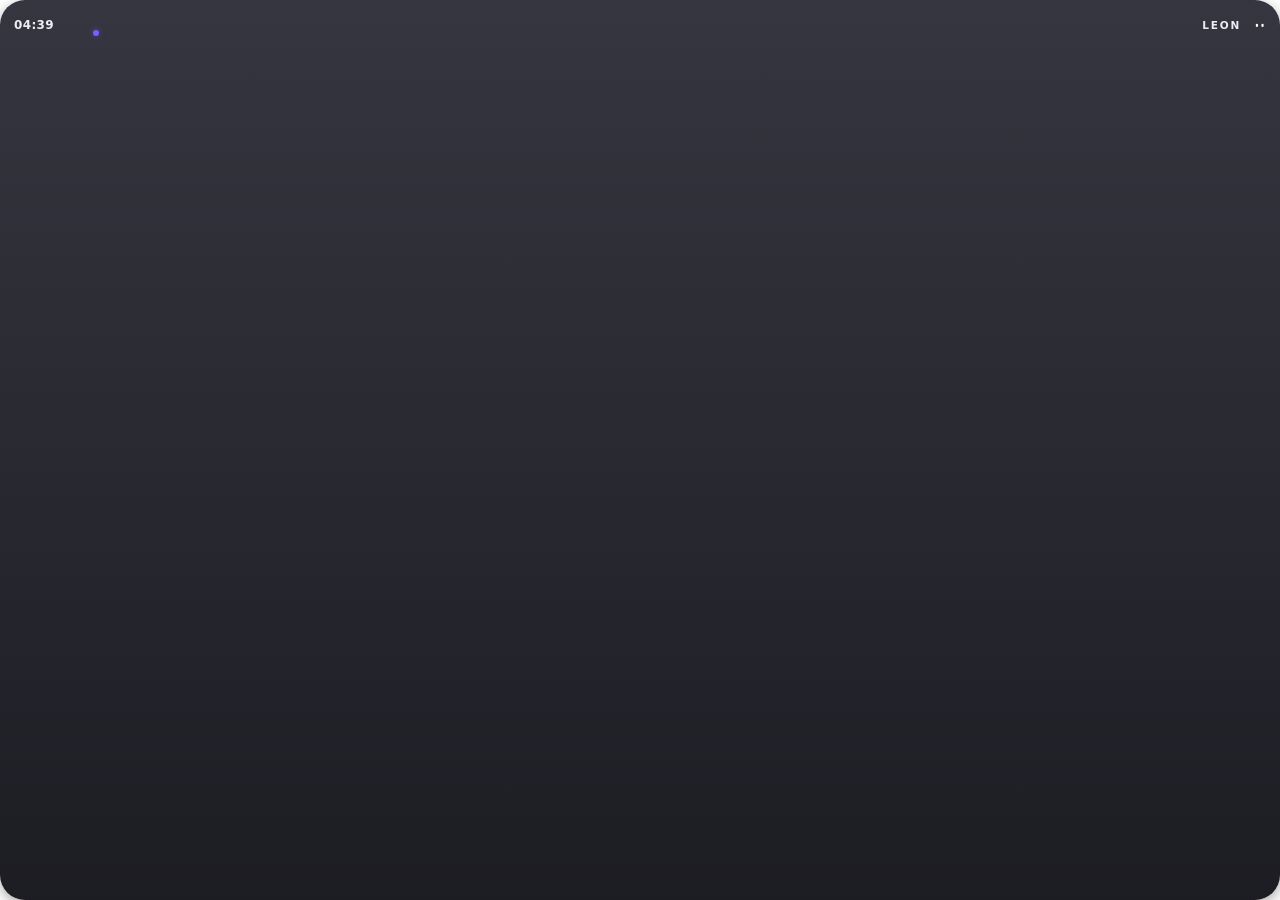
<file: leond/ui/index.html>
<!doctype html>
<html lang="en">
  <head>
    <meta charset="utf-8" />
    <meta name="viewport" content="width=device-width, initial-scale=1" />
    <title>LEON</title>
    <link rel="stylesheet" href="style.css" />
  </head>
  <body>
    <main class="shell" id="shell">
      <span class="glow" id="glow" aria-hidden="true"></span>

      <header class="pill" id="pill" title="Click to pin LEON open">
        <span class="clock" id="clock">--:--</span>
        <span class="state" id="state" aria-live="polite"></span>
        <span class="held" id="held" hidden></span>
        <span class="lane" id="lane" aria-hidden="true">
          <span class="dot" id="dot"></span>
        </span>
        <span class="spacer"></span>
        <nav class="tabs" id="tabs">
          <button class="tab on" id="tabChat" type="button" data-view="chat">Chat</button>
          <button class="tab" id="tabTools" type="button" data-view="tools">Tools</button>
        </nav>
        <span class="mark">LEON</span>
        <span class="corner" id="corner" aria-hidden="true"></span>
      </header>

      <section class="panel" id="panel">
        <div class="view" id="viewChat">
          <div class="thread" id="thread" aria-live="polite">
            <article class="intro" id="intro">
              <h1>Hello, I am LEON.</h1>
              <p>
                On this PC, on your own model. Ask the time, the date or how the
                machine is doing — those come from Windows, not from guessing.
              </p>
              <div class="chips" id="chips">
                <button type="button" data-say="What time is it right now?">Time</button>
                <button type="button" data-say="How is this PC doing?">System</button>
                <button type="button" data-say="Open Notepad">Open Notepad</button>
              </div>
            </article>
          </div>

          <div class="approval" id="approval" hidden>
            <p class="why" id="askWhy"></p>
            <pre class="detail" id="askDetail"></pre>
            <div class="row">
              <button class="deny" id="deny" type="button">Deny</button>
              <button class="allow" id="allow" type="button">Allow</button>
            </div>
          </div>

          <footer class="foot">
            <div class="stats" id="stats"></div>
            <form class="composer" id="composer" autocomplete="off">
              <textarea
                id="input"
                rows="1"
                placeholder="Ask LEON…"
                spellcheck="false"
                aria-label="Message LEON"
              ></textarea>
              <button class="mic" id="mic" type="button" title="Speak (push to talk)" aria-label="Speak">●</button>
              <button class="send" id="send" type="submit" title="Send" aria-label="Send">↑</button>
              <button class="stop" id="stop" type="button" title="Stop (Esc)" aria-label="Stop" hidden>
                ■
              </button>
            </form>
          </footer>
        </div>

        <div class="view" id="viewTools" hidden>
          <div class="grid" id="grid"></div>
          <div class="tool" id="tool" hidden>
            <header class="toolhead">
              <button class="ghost" id="toolBack" type="button" aria-label="Back to tools">‹</button>
              <span class="toolname" id="toolName"></span>
              <span class="spacer"></span>
              <span class="toolbadge" id="toolBadge"></span>
            </header>
            <div class="toolbody" id="toolBody"></div>
          </div>
        </div>
      </section>
    </main>
    <script src="app.js"></script>
    <script src="faces.js"></script>
    <script src="media.js"></script>
  </body>
</html>
</file>
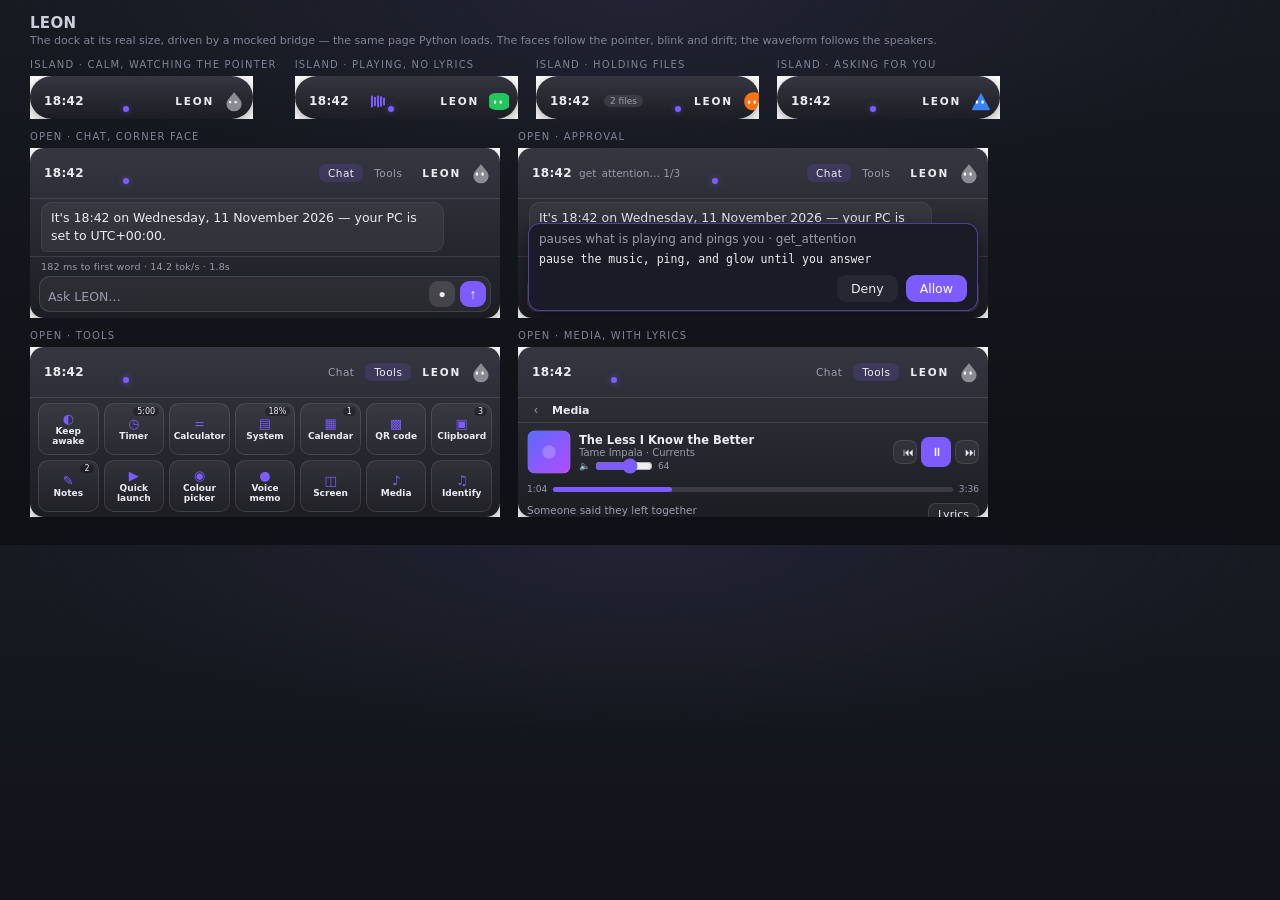
<file: leond/ui/_show.html>
<!doctype html>
<html lang="en">
  <head>
    <meta charset="utf-8" />
    <title>LEON dock — the whole thing</title>
    <style>
      :root {
        color-scheme: dark;
      }
      * {
        box-sizing: border-box;
      }
      body {
        margin: 0;
        padding: 14px 30px 16px;
        background:
          radial-gradient(70% 50% at 50% 0%, #223 0%, transparent 70%),
          linear-gradient(180deg, #171a21, #0e1015);
        color: #cbd0dd;
        font: 12px "Segoe UI Variable Text", "Segoe UI", system-ui, sans-serif;
      }
      h1 {
        margin: 0 0 2px;
        font-size: 15px;
        font-weight: 600;
        letter-spacing: 0.02em;
      }
      .sub {
        margin: 0 0 12px;
        color: #7d8496;
        font-size: 11px;
      }
      .row {
        display: flex;
        flex-wrap: wrap;
        gap: 18px;
        align-items: flex-start;
        margin-bottom: 12px;
      }
      figure {
        margin: 0;
      }
      figcaption {
        margin-bottom: 6px;
        font-size: 10px;
        letter-spacing: 0.12em;
        text-transform: uppercase;
        color: #7d8496;
      }
      iframe {
        border: 0;
        display: block;
        background: transparent;
      }
      .wide iframe {
        width: 470px;
        height: 170px;
      }
      .capsule iframe {
        width: 223px;
        height: 43px;
      }
    </style>
  </head>
  <body>
    <h1>LEON</h1>
    <p class="sub">
      The dock at its real size, driven by a mocked bridge — the same page Python loads.
      The faces follow the pointer, blink and drift; the waveform follows the speakers.
    </p>

    <div class="row">
      <figure class="capsule">
        <figcaption>Island · calm, watching the pointer</figcaption>
        <iframe data-kind="capsule" src="index.html"></iframe>
      </figure>
      <figure class="capsule">
        <figcaption>Island · playing, no lyrics</figcaption>
        <iframe data-kind="wave" src="index.html"></iframe>
      </figure>
      <figure class="capsule">
        <figcaption>Island · holding files</figcaption>
        <iframe data-kind="held" src="index.html"></iframe>
      </figure>
      <figure class="capsule">
        <figcaption>Island · asking for you</figcaption>
        <iframe data-kind="glow" src="index.html"></iframe>
      </figure>
    </div>

    <div class="row">
      <figure class="wide">
        <figcaption>Open · chat, corner face</figcaption>
        <iframe data-kind="chat" src="index.html"></iframe>
      </figure>
      <figure class="wide">
        <figcaption>Open · approval</figcaption>
        <iframe data-kind="ask" src="index.html"></iframe>
      </figure>
    </div>

    <div class="row">
      <figure class="wide">
        <figcaption>Open · tools</figcaption>
        <iframe data-kind="tools" src="index.html"></iframe>
      </figure>
      <figure class="wide">
        <figcaption>Open · media, with lyrics</figcaption>
        <iframe data-kind="media" src="index.html"></iframe>
      </figure>
    </div>

    <script>
      const TILES = [
        { id: "awake", name: "Keep awake", glyph: "◐", size: "small", blurb: "Hold the display on", badge: "" },
        { id: "timer", name: "Timer", glyph: "◷", size: "small", blurb: "Countdown and stopwatch", badge: "5:00" },
        { id: "calc", name: "Calculator", glyph: "=", size: "small", blurb: "Sums and conversions", badge: "" },
        { id: "system", name: "System", glyph: "▤", size: "small", blurb: "CPU, memory, disk", badge: "18%" },
        { id: "calendar", name: "Calendar", glyph: "▦", size: "small", blurb: "Month and events", badge: "1" },
        { id: "qr", name: "QR code", glyph: "▩", size: "small", blurb: "Any text as a code", badge: "" },
        { id: "clipboard", name: "Clipboard", glyph: "▣", size: "small", blurb: "Recent clipboard text", badge: "3" },
        { id: "notes", name: "Notes", glyph: "✎", size: "small", blurb: "Everything LEON saved", badge: "2" },
        { id: "launch", name: "Quick launch", glyph: "▶", size: "small", blurb: "Apps, URLs, folders", badge: "" },
        { id: "colour", name: "Colour picker", glyph: "◉", size: "small", blurb: "Pixel under the cursor", badge: "" },
        { id: "voice", name: "Voice memo", glyph: "●", size: "small", blurb: "Record the microphone", badge: "" },
        { id: "screen", name: "Screen", glyph: "◫", size: "small", blurb: "The words in front", badge: "" },
        { id: "media", name: "Media", glyph: "♪", size: "small", blurb: "Now playing, with lyrics", badge: "" },
        { id: "shazam", name: "Identify", glyph: "♫", size: "small", blurb: "Identify the song on the speakers", badge: "" },
        { id: "pip", name: "PiP preview", glyph: "▣", size: "small", blurb: "Small live preview of the front video", badge: "" },
      ];

      const TRACK = {
        title: "The Less I Know the Better",
        artist: "Tame Impala",
        album: "Currents",
        playing: true,
        position: 64.4,
        duration: 216,
      };
      const LYRICS = [
        "Someone said they left together",
        "I ran out the door to get her",
        "She was holding hands with Trevor",
        "Not the greatest feeling ever",
        "Said, pull yourself together",
      ];
      const ART =
        "data:image/svg+xml,%3Csvg xmlns='http://www.w3.org/2000/svg' width='88' height='88'%3E" +
        "%3Cdefs%3E%3ClinearGradient id='g' x1='0' y1='0' x2='1' y2='1'%3E" +
        "%3Cstop offset='0' stop-color='%235b6bff'/%3E%3Cstop offset='1' stop-color='%23b14bff'/%3E" +
        "%3C/linearGradient%3E%3C/defs%3E%3Crect width='88' height='88' fill='url(%23g)'/%3E" +
        "%3Ccircle cx='44' cy='44' r='14' fill='%23ffffff' fill-opacity='.22'/%3E%3C/svg%3E";

      function bridge(frame, kind) {
        const state = (index) => ({
          ok: true,
          playing: true,
          track: { ...TRACK },
          lyrics: {
            key: "tame impala - the less i know the better.lrc",
            count: LYRICS.length,
            index,
          },
          volume: 64,
          volume_hint: "",
        });
        const api = {
          async hello() {
            return {
              version: "0.1.0",
              model: "qwen2.5-0.5b-heretic",
              endpoint: "http://127.0.0.1:11434",
            };
          },
          async set_open() {
            return { ok: true };
          },
          async send() {
            return { ok: true };
          },
          async stop() {
            return { ok: true };
          },
          async answer() {
            return { ok: true };
          },
          async attention_ack() {
            return { ok: true };
          },
          async tools() {
            return TILES;
          },
          async open_tool(id) {
            if (id === "media") return state(2);
            if (id === "screen")
              return {
                ok: true,
                window: "Instagram — Chrome",
                held: [{ name: "lecture-notes.md" }, { name: "voice-memo.wav" }],
                held_note: "The dock is holding 2 file(s).",
              };
            if (id === "system")
              return {
                ok: true,
                state: { cpu: 18, memory: 71, free_gb: 84, disk_total_gb: 465 },
              };
            return { ok: true };
          },
          async act_tool(id, action) {
            if (id === "shazam") return { ok: true, title: "The Less I Know the Better", artist: "Tame Impala", album: "Currents", url: "" };
            if (id === "pip") return { ok: true, data_url: ART };
            if (id === "media" && action === "lines")
              return {
                ok: true,
                key: "tame impala - the less i know the better.lrc",
                index: 2,
                lines: LYRICS,
              };
            if (id === "media" && action === "art") return { ok: true, data_url: ART };
            if (id === "media") return state(2);
            if (id === "screen" && action !== "shot")
              return { ok: true, source: "uia", window: "Instagram — Chrome", text: "Reels · Following · For you", count: 3 };
            return { ok: true };
          },
        };
        const win = frame.contentWindow;
        win.pywebview = { api };
        win.dispatchEvent(new win.Event("pywebviewready"));
      }

      const wait = (ms) => new Promise((resolve) => setTimeout(resolve, ms));

      async function drive(frame, kind) {
        const doc = frame.contentDocument;
        const win = frame.contentWindow;
        await wait(110);
        if (kind !== "capsule" && kind !== "wave" && kind !== "held" && kind !== "glow") {
          doc.body.classList.add("open");
        }
        doc.getElementById("clock").textContent = "18:42";
        // The pointer sits low and to the left of the island, so the eyes have
        // somewhere to look.
        win.leon.eyes({ x: -40, y: 120 });

        const moods = {
          capsule: { mood: "calm", mode: "face", note: "", held: 0 },
          wave: { mood: "listen", mode: "wave", note: "listening to the PC", held: 0 },
          held: { mood: "glad", mode: "files", note: "2 files held", held: 2 },
          glow: { mood: "alert", mode: "glow", note: "asking for you", held: 0 },
        };
        if (moods[kind]) {
          win.leon.mood(moods[kind]);
          win.leon.level(kind === "wave" ? 0.72 : 0.15);
          if (kind === "glow") win.leon.attention({ reason: "your class is starting", beats: [0, 380, 760] });
        } else {
          win.leon.mood({ mood: "calm", mode: "face", note: "", held: 0 });
        }

        if (kind === "chat" || kind === "ask") {
          doc.getElementById("intro").remove();
          const say = (who, text) => {
            const node = doc.createElement("div");
            node.className = "turn " + who;
            node.textContent = text;
            doc.getElementById("thread").append(node);
          };
          say("me", "what time is it?");
          win.leon.busy(true);
          win.leon.delta("It's 18:42 on Wednesday, 11 November 2026 —");
          win.leon.delta(" your PC is set to UTC+00:00.");
          win.leon.done({
            text: "",
            stats: { seconds: 1.8, first_ms: 182, tokens: 24, per_second: 14.2 },
          });
          doc.getElementById("state").textContent = "";
          const thread = doc.getElementById("thread");
          thread.scrollTop = thread.scrollHeight;
        }

        if (kind === "ask") {
          win.leon.ask({
            id: "7",
            name: "get_attention",
            reason: "pauses what is playing and pings you",
            detail: "pause the music, ping, and glow until you answer",
          });
          doc.getElementById("state").textContent = "get_attention… 1/3";
        }

        if (kind === "tools" || kind === "media") {
          doc.getElementById("tabTools").click();
          await wait(140);
          if (kind === "media") {
            const tile = [...doc.querySelectorAll(".tile")].find((node) =>
              node.textContent.includes("Media"),
            );
            tile.click();
            await wait(220);
          }
        }
      }

      for (const frame of document.querySelectorAll("iframe")) {
        const kind = frame.dataset.kind;
        frame.addEventListener("load", async () => {
          bridge(frame, kind);
          await drive(frame, kind);
        });
      }
    </script>
  </body>
</html>
</file>
<file: leond/ui/style.css>
/* LEON dock: a glass capsule that
   springs into a panel. Deliberately cheap for integrated graphics — no blur
   filters, no backdrop-filter, no grain pass, no layout animation. Only
   opacity, transform and the native window resize move. */

:root {
  --accent: #7c5cff;
  --glass-top: rgba(26, 26, 38, 0.88);
  --glass-bottom: rgba(11, 11, 18, 0.93);
  --rim: rgba(255, 255, 255, 0.11);
  --ink: #ececf4;
  --dim: #9a9aad;
  --bubble: rgba(255, 255, 255, 0.05);
  --capsule: 25px; /* half of the 50 px dock height: a true capsule */
}

* {
  box-sizing: border-box;
  margin: 0;
  padding: 0;
}

html,
body {
  height: 100%;
  background: transparent;
  overflow: hidden;
  font-family: "Segoe UI Variable Text", "Segoe UI", system-ui, sans-serif;
  color: var(--ink);
  font-size: 13px;
  user-select: none;
}

.shell {
  height: 100%;
  display: flex;
  flex-direction: column;
  overflow: hidden;
  border: 0;
  border-radius: var(--capsule);
  background: linear-gradient(180deg, var(--glass-top), var(--glass-bottom));
  box-shadow: 0 4px 14px rgba(0, 0, 0, 0.35);
  transition: border-radius 140ms ease-out;
}

body.open .shell {
  border-radius: 14px;
}

/* the pill: exactly the dock window, 217 x 50 ------------------------------ */

.pill {
  display: flex;
  align-items: center;
  gap: 7px;
  flex: none;
  height: 50px;
  padding: 0 8px 0 14px;
  cursor: pointer;
}

.clock {
  font-size: 12px;
  font-weight: 600;
  letter-spacing: 0.03em;
  font-variant-numeric: tabular-nums;
  color: var(--ink);
  flex: none;
}

.dot {
  width: 6px;
  height: 6px;
  flex: none;
  border-radius: 50%;
  background: var(--accent);
  box-shadow: 0 0 6px color-mix(in srgb, var(--accent) 55%, transparent);
}

.dot.busy {
  animation: breathe 1.2s ease-in-out infinite;
}

@keyframes breathe {
  0%,
  100% {
    opacity: 1;
    transform: scale(1);
  }
  50% {
    opacity: 0.25;
    transform: scale(0.6);
  }
}

.mark {
  font-size: 10.5px;
  font-weight: 600;
  letter-spacing: 0.17em;
  flex: none;
}

.state {
  font-size: 10.5px;
  color: var(--dim);
  min-width: 0;
  overflow: hidden;
  text-overflow: ellipsis;
  white-space: nowrap;
}

.spacer {
  flex: 1;
}

.ghost {
  width: 24px;
  height: 24px;
  flex: none;
  border: 0;
  border-radius: 50%;
  background: transparent;
  color: var(--dim);
  font-size: 12px;
  line-height: 1;
  cursor: pointer;
  transition:
    transform 120ms ease-out,
    background 120ms ease-out;
}

.ghost:hover {
  background: var(--bubble);
  color: var(--ink);
}

/* pointer swell */
.pill:hover .dot {
  transform: scale(1.15);
}

/* panel ------------------------------------------------------------------ */

.panel {
  position: relative;
  display: none;
  flex-direction: column;
  flex: 1;
  min-height: 0;
  border-top: 1px solid var(--rim);
  animation: unfurl 150ms cubic-bezier(0.2, 1.25, 0.3, 1);
}

body.open .panel {
  display: flex;
}

@keyframes unfurl {
  from {
    opacity: 0;
    transform: scale(0.97) translateY(-4px);
  }
  to {
    opacity: 1;
    transform: scale(1) translateY(0);
  }
}

.view {
  display: flex;
  flex-direction: column;
  flex: 1;
  min-height: 0;
}

.view[hidden] {
  display: none;
}

.thread {
  flex: 1;
  overflow-y: auto;
  padding: 9px 11px 4px;
  display: flex;
  flex-direction: column;
  gap: 9px;
  scrollbar-width: thin;
  scrollbar-color: rgba(255, 255, 255, 0.16) transparent;
}

.thread::-webkit-scrollbar {
  width: 6px;
}

.thread::-webkit-scrollbar-thumb {
  background: rgba(255, 255, 255, 0.16);
  border-radius: 3px;
}

.intro h1 {
  font-size: 13px;
  font-weight: 600;
}

/* There is no room for the paragraph in a 170 px panel; the chips say the
   same thing in one line. */
.intro p {
  display: none;
}

.chips {
  display: flex;
  flex-wrap: wrap;
  gap: 5px;
  margin-top: 8px;
}

.chips button {
  border: 1px solid var(--rim);
  border-radius: 999px;
  padding: 3px 9px;
  background: var(--bubble);
  color: var(--dim);
  font: inherit;
  font-size: 10.5px;
  cursor: pointer;
  transition:
    color 110ms ease-out,
    border-color 110ms ease-out;
}

.chips button:hover {
  color: var(--ink);
  border-color: color-mix(in srgb, var(--accent) 55%, transparent);
}

.turn {
  max-width: 90%;
  padding: 6px 9px;
  border-radius: 11px;
  line-height: 1.45;
  font-size: 12.5px;
  white-space: pre-wrap;
  word-break: break-word;
  user-select: text;
  animation: rise 110ms ease-out;
}

@keyframes rise {
  from {
    opacity: 0;
    transform: translateY(3px);
  }
  to {
    opacity: 1;
    transform: translateY(0);
  }
}

.turn.me {
  align-self: flex-end;
  background: var(--accent);
  color: #fff;
  border-bottom-right-radius: 5px;
}

.turn.leon {
  align-self: flex-start;
  background: var(--bubble);
  border: 1px solid rgba(255, 255, 255, 0.06);
  border-bottom-left-radius: 5px;
}

.turn.leon.error {
  background: rgba(255, 92, 92, 0.12);
  border-color: rgba(255, 92, 92, 0.25);
  color: #ffb4b4;
}

.note {
  align-self: center;
  font-size: 11px;
  color: var(--dim);
}

.caret::after {
  content: "";
  display: inline-block;
  width: 6px;
  height: 13px;
  margin-left: 2px;
  vertical-align: -2px;
  background: var(--accent);
  animation: blink 1s steps(2, start) infinite;
}

@keyframes blink {
  50% {
    opacity: 0;
  }
}

/* approval -------------------------------------------------------------- */

.approval {
  position: absolute;
  left: 10px;
  right: 10px;
  bottom: 7px;
  z-index: 3;
  padding: 8px 10px;
  border: 1px solid color-mix(in srgb, var(--accent) 55%, transparent);
  border-radius: 12px;
  /* Opaque: the card covers the composer, so nothing may show through it. */
  background: #1b1b28;
  box-shadow: 0 8px 22px rgba(0, 0, 0, 0.55);
}

.approval .why {
  font-size: 12px;
  color: var(--dim);
  margin-bottom: 6px;
}

.approval .detail {
  font-family: "Cascadia Mono", Consolas, monospace;
  font-size: 11.5px;
  white-space: pre-wrap;
  word-break: break-word;
  max-height: 44px;
  overflow-y: auto;
  user-select: text;
  margin-bottom: 9px;
}

.approval .row {
  display: flex;
  gap: 8px;
  justify-content: flex-end;
}

.approval button {
  border: 0;
  border-radius: 9px;
  padding: 6px 14px;
  font: inherit;
  font-size: 12.5px;
  cursor: pointer;
}

.approval .deny {
  background: var(--bubble);
  color: var(--ink);
}

.approval .allow {
  background: var(--accent);
  color: #fff;
}

/* tabs and the tool grid ------------------------------------------------ */

/* The tabs live in the pill, so opening the dock costs no vertical space. */
.tabs {
  display: none;
  gap: 2px;
  flex: none;
  padding-right: 4px;
}

body.open .tabs {
  display: flex;
}

.tab {
  border: 0;
  border-radius: 7px;
  padding: 3px 9px;
  background: transparent;
  color: var(--dim);
  font: inherit;
  font-size: 10.5px;
  letter-spacing: 0.04em;
  cursor: pointer;
}

.tab:hover {
  color: var(--ink);
  background: var(--bubble);
}

.tab.on {
  color: var(--ink);
  background: rgba(124, 92, 255, 0.16);
}

.grid {
  flex: 1;
  min-height: 0;
  overflow-y: auto;
  display: grid;
  grid-template-columns: repeat(7, 1fr);
  grid-auto-rows: 52px;
  gap: 5px;
  padding: 5px 8px;
  scrollbar-width: thin;
  scrollbar-color: rgba(255, 255, 255, 0.16) transparent;
}

.grid[hidden] {
  display: none;
}

.tile {
  position: relative;
  display: flex;
  flex-direction: column;
  justify-content: center;
  align-items: center;
  gap: 2px;
  padding: 4px 3px;
  border: 1px solid var(--rim);
  border-radius: 10px;
  background: linear-gradient(180deg, rgba(255, 255, 255, 0.06), rgba(255, 255, 255, 0.02));
  color: var(--ink);
  font: inherit;
  text-align: left;
  cursor: pointer;
  overflow: hidden;
  transition:
    transform 110ms ease-out,
    border-color 110ms ease-out;
}

.tile:hover {
  transform: translateY(-1px);
  border-color: color-mix(in srgb, var(--accent) 50%, transparent);
}

.tile:active {
  transform: scale(0.97);
}

/* Seven across and two rows: all thirteen tiles fit without scrolling. A long
   label wraps onto a second line rather than being cut off. */
.tile .glyph {
  font-size: 13px;
  line-height: 1;
  color: var(--accent);
}

.tile .name {
  max-width: 100%;
  overflow: hidden;
  text-align: center;
  line-height: 1.1;
  display: -webkit-box;
  -webkit-line-clamp: 2;
  -webkit-box-orient: vertical;
  overflow-wrap: anywhere;
  font-size: 9px;
  font-weight: 600;
}

.tile .blurb {
  display: none;
}

.tile .badge {
  position: absolute;
  top: 3px;
  right: 4px;
  font-size: 8px;
  font-variant-numeric: tabular-nums;
  color: var(--ink);
  background: rgba(0, 0, 0, 0.3);
  border-radius: 999px;
  padding: 0 4px;
}

.tile .badge:empty {
  display: none;
}

/* one tool -------------------------------------------------------------- */

.tool {
  flex: 1;
  min-height: 0;
  display: flex;
  flex-direction: column;
}

.tool[hidden] {
  display: none;
}

.toolhead {
  display: flex;
  align-items: center;
  gap: 6px;
  flex: none;
  padding: 2px 8px;
  border-bottom: 1px solid var(--rim);
}

.toolhead .ghost {
  width: 20px;
  height: 20px;
}

.toolname {
  font-size: 11px;
  font-weight: 600;
}

.toolbadge {
  font-size: 10px;
  color: var(--dim);
}

.toolbody {
  flex: 1;
  min-height: 0;
  overflow-y: auto;
  padding: 7px 9px 7px;
  display: flex;
  flex-direction: column;
  gap: 5px;
  font-size: 11.5px;
  user-select: text;
  scrollbar-width: thin;
  scrollbar-color: rgba(255, 255, 255, 0.16) transparent;
}

.toolbody p {
  color: var(--dim);
  line-height: 1.5;
}

.toolbody strong {
  color: var(--ink);
}

.toolrow {
  display: flex;
  gap: 4px;
  flex-wrap: wrap;
}

.toolrow .field {
  flex: 1;
  width: auto;
  min-width: 0;
}

.toolrow button,
.toolbody button.act {
  border: 1px solid var(--rim);
  border-radius: 8px;
  padding: 4px 9px;
  background: var(--bubble);
  color: var(--ink);
  font: inherit;
  font-size: 11px;
  cursor: pointer;
}

.toolrow button:hover,
.toolbody button.act:hover {
  border-color: color-mix(in srgb, var(--accent) 55%, transparent);
}

.toolbody button.primary {
  background: var(--accent);
  border-color: transparent;
  color: #fff;
}

.toolbody input.field,
.toolbody textarea.field {
  width: 100%;
  border: 1px solid var(--rim);
  border-radius: 8px;
  background: var(--bubble);
  color: var(--ink);
  font: inherit;
  font-size: 11.5px;
  padding: 5px 7px;
  outline: none;
  resize: none;
}

.toolbody input.field:focus,
.toolbody textarea.field:focus {
  border-color: color-mix(in srgb, var(--accent) 55%, transparent);
}

.readout {
  font-size: 17px;
  font-weight: 600;
  font-variant-numeric: tabular-nums;
  letter-spacing: 0.02em;
}

.meter {
  display: grid;
  grid-template-columns: 52px 1fr 40px;
  align-items: center;
  gap: 6px;
  font-size: 10.5px;
  color: var(--dim);
}

.meter .bar {
  height: 5px;
  border-radius: 999px;
  background: rgba(255, 255, 255, 0.09);
  overflow: hidden;
}

.meter .bar i {
  display: block;
  height: 100%;
  background: var(--accent);
}

.meter .value {
  text-align: right;
  color: var(--ink);
  font-variant-numeric: tabular-nums;
}

.cal {
  display: grid;
  grid-template-columns: repeat(7, 1fr);
  gap: 0;
  font-size: 8.5px;
  line-height: 1.6;
  text-align: center;
}

/* The month navigation shares the row with nothing, so keep it slim. */
.calnav {
  align-items: center;
  gap: 4px;
}

.calnav button {
  height: 18px;
  padding: 0 6px;
  line-height: 1;
}

.calnav strong {
  font-size: 11.5px;
}

.cal .head {
  color: var(--dim);
  font-size: 7px;
  line-height: 1.2;
}

.cal .day {
  padding: 0;
  border-radius: 3px;
  color: var(--ink);
  background: rgba(255, 255, 255, 0.03);
}

.cal .day.today {
  background: var(--accent);
  color: #fff;
  font-weight: 600;
}

.cal .day.has {
  box-shadow: inset 0 -2px 0 var(--accent);
}

.cal .day.blank {
  background: transparent;
}

.list {
  display: flex;
  flex-direction: column;
  gap: 5px;
}

.item {
  display: flex;
  align-items: center;
  gap: 6px;
  padding: 4px 7px;
  border-radius: 8px;
  background: var(--bubble);
  font-size: 11px;
  color: var(--ink);
}

.item .grow {
  flex: 1;
  min-width: 0;
  overflow: hidden;
  text-overflow: ellipsis;
  white-space: nowrap;
}

.item .dim {
  color: var(--dim);
  font-size: 10.5px;
}

.item button {
  border: 0;
  background: transparent;
  color: var(--dim);
  font: inherit;
  font-size: 11px;
  cursor: pointer;
}

.item button:hover {
  color: var(--ink);
}

/* media: now playing and its lyric line --------------------------------- */

.mediabar {
  display: flex;
  align-items: center;
  gap: 6px;
  flex: none;
}

.mediabar .grow {
  flex: 1;
  min-width: 0;
}

.mediabar .toolrow {
  flex: none;
  flex-wrap: nowrap;
}

.track {
  font-size: 11.5px;
  font-weight: 600;
  overflow: hidden;
  text-overflow: ellipsis;
  white-space: nowrap;
}

.track.glide {
  animation: glide 9s ease-in-out infinite;
}

@keyframes glide {
  0%, 18% { text-indent: 0; }
  82%, 100% { text-indent: -42%; }
}

.identify {
  display: flex;
  flex-direction: column;
  gap: 4px;
}

.identify a {
  color: var(--accent);
  font-size: 11px;
}

.pipframe {
  display: block;
  width: 100%;
  max-height: 82px;
  object-fit: cover;
  border-radius: 10px;
  border: 1px solid var(--rim);
  background: #050508;
}

.pipframe[hidden] {
  display: none;
}

.artist {
  font-size: 10px;
  color: var(--dim);
  overflow: hidden;
  text-overflow: ellipsis;
  white-space: nowrap;
}

.lyrics {
  flex: 1;
  min-height: 34px;
  overflow-y: auto;
  scrollbar-width: thin;
  scrollbar-color: rgba(255, 255, 255, 0.16) transparent;
}

.ly {
  font-size: 10.5px;
  line-height: 1.5;
  color: var(--dim);
  white-space: nowrap;
  overflow: hidden;
  text-overflow: ellipsis;
}

.ly.on {
  color: var(--ink);
  font-weight: 600;
}

.lyrform {
  display: flex;
  flex-direction: column;
  gap: 4px;
  flex: none;
}

.lyrform[hidden] {
  display: none;
}

.qr {
  align-self: center;
  padding: 8px;
  border-radius: 12px;
  background: #fff;
}

.qr svg {
  display: block;
  width: 92px;
  height: 92px;
}

.swatch {
  width: 100%;
  height: 34px;
  border-radius: 8px;
  border: 1px solid var(--rim);
}

.hint {
  font-size: 10.5px;
  color: var(--dim);
  line-height: 1.4;
}

/* footer ---------------------------------------------------------------- */

.foot {
  border-top: 1px solid var(--rim);
  padding: 4px 9px 6px;
  flex: none;
}

.stats {
  font-size: 9.5px;
  color: var(--dim);
  padding: 0 2px 4px;
  letter-spacing: 0.02em;
  overflow: hidden;
  white-space: nowrap;
  text-overflow: ellipsis;
}

.composer {
  display: flex;
  align-items: flex-end;
  gap: 5px;
  background: var(--bubble);
  border: 1px solid var(--rim);
  border-radius: 11px;
  padding: 4px 4px 4px 8px;
}

.composer:focus-within {
  border-color: color-mix(in srgb, var(--accent) 55%, transparent);
}

#input {
  flex: 1;
  min-height: 20px;
  max-height: 62px;
  resize: none;
  border: 0;
  outline: none;
  background: transparent;
  color: var(--ink);
  font: inherit;
  font-size: 12.5px;
  line-height: 1.4;
  padding: 2px 0;
  user-select: text;
}

#input::placeholder {
  color: var(--dim);
}

.send,
.stop {
  width: 26px;
  height: 26px;
  flex: none;
  border: 0;
  border-radius: 9px;
  background: var(--accent);
  color: #fff;
  font-size: 14px;
  cursor: pointer;
}

.send:disabled {
  opacity: 0.45;
  cursor: default;
}

.stop {
  background: rgba(255, 92, 92, 0.85);
}

.mic {
  width: 26px;
  height: 26px;
  flex: none;
  border: 0;
  border-radius: 9px;
  background: rgba(255, 255, 255, 0.12);
  color: var(--text);
  font-size: 12px;
  cursor: pointer;
}

.mic.listening {
  background: var(--accent);
  color: #fff;
}

.mic:disabled {
  opacity: 0.6;
  cursor: default;
}

/* faces, waveform and the attention glow -------------------------------- */

/* The island's lane: the face (or the waveform, or the lyric note) sits where
   the status pip used to, and the pip stays as the busy light. */
.lane {
  position: relative;
  flex: none;
  width: 30px;
  height: 26px;
  display: inline-flex;
  align-items: center;
  justify-content: center;
  gap: 1px;
}

.lane .face {
  position: absolute;
  inset: 0;
  margin: auto;
  will-change: transform;
}

.eye {
  transform-box: fill-box;
  transform-origin: center;
  transition: transform 80ms ease-out;
}

.face.blink .eye {
  transform: scaleY(0.12);
}

.lane i {
  display: none;
  width: 2px;
  height: 15px;
  border-radius: 1px;
  background: var(--accent);
  transform-origin: center center;
  will-change: transform;
}

body[data-mode="wave"] .lane i {
  display: block;
}

.lane .note {
  display: none;
  font-size: 11px;
  color: var(--accent);
}

body[data-mode="lyrics"] .lane .note {
  display: block;
}

/* The pip is a light inside the lane now, not a column of its own. */
.lane .dot {
  position: absolute;
  right: -1px;
  bottom: 2px;
}

/* One face stays beside LEON at the right edge in both dock states. */
.corner {
  position: relative;
  display: inline-flex;
  align-items: center;
  justify-content: center;
  flex: none;
  width: 24px;
  height: 24px;
}

.corner .face {
  position: absolute;
  inset: 0;
  margin: auto;
}

.held {
  flex: none;
  font-size: 9px;
  padding: 1px 6px;
  border-radius: 999px;
  background: rgba(255, 255, 255, 0.09);
  color: var(--dim);
}

.held[hidden] {
  display: none;
}

.shell {
  position: relative;
}

.glow {
  position: absolute;
  inset: -1px;
  z-index: 5;
  border-radius: inherit;
  pointer-events: none;
  opacity: 0;
  transition: opacity 240ms ease-out;
}

body[data-attention="on"] .glow {
  opacity: 1;
  box-shadow:
    inset 0 0 0 1px color-mix(in srgb, var(--accent) 65%, transparent),
    0 0 20px color-mix(in srgb, var(--accent) 45%, transparent);
}

.glow.beat {
  animation: ping 560ms ease-out;
}

@keyframes ping {
  0% {
    box-shadow:
      inset 0 0 0 1px var(--accent),
      0 0 30px var(--accent);
  }
  100% {
    box-shadow:
      inset 0 0 0 1px color-mix(in srgb, var(--accent) 50%, transparent),
      0 0 10px color-mix(in srgb, var(--accent) 30%, transparent);
  }
}

/* the media player ------------------------------------------------------- */

.nowbar {
  display: flex;
  align-items: center;
  gap: 8px;
  flex: none;
}

.art {
  width: 44px;
  height: 44px;
  flex: none;
  border-radius: 9px;
  border: 1px solid var(--rim);
  background: rgba(255, 255, 255, 0.05) center / cover no-repeat;
  display: grid;
  place-items: center;
}

.art.has .artglyph {
  display: none;
}

.artglyph {
  font-size: 15px;
  color: var(--dim);
}

.nowmeta {
  flex: 1;
  min-width: 0;
}

.volrow {
  display: flex;
  align-items: center;
  gap: 5px;
  margin-top: 3px;
}

.volglyph {
  font-size: 9px;
  color: var(--dim);
}

.vol {
  width: 58px;
  height: 10px;
  accent-color: var(--accent);
  cursor: pointer;
}

.at {
  font-size: 9px;
  color: var(--dim);
  font-variant-numeric: tabular-nums;
}

.transport {
  display: flex;
  align-items: center;
  gap: 4px;
  flex: none;
}

.transport button {
  width: 24px;
  height: 24px;
  border: 0;
  border-radius: 50%;
  background: var(--bubble);
  color: var(--ink);
  font: inherit;
  font-size: 11px;
  line-height: 1;
  cursor: pointer;
}

.transport button:hover {
  background: rgba(255, 255, 255, 0.1);
}

.transport button.primary {
  width: 30px;
  height: 30px;
  background: var(--accent);
  color: #fff;
  font-size: 12px;
}

.scrubrow {
  display: flex;
  align-items: center;
  gap: 6px;
  flex: none;
  margin-top: 5px;
}

.scrub {
  position: relative;
  flex: 1;
  height: 5px;
  border-radius: 999px;
  background: rgba(255, 255, 255, 0.12);
  cursor: pointer;
}

.scrub i {
  position: absolute;
  left: 0;
  top: 0;
  bottom: 0;
  display: block;
  width: 0;
  border-radius: 999px;
  background: var(--accent);
}

.lyrrow {
  display: flex;
  gap: 6px;
  flex: 1;
  min-height: 0;
  margin-top: 4px;
  align-items: flex-start;
}

.lyrrow .lyrics {
  flex: 1;
  min-height: 0;
}

.lyrrow > button {
  flex: none;
  border: 1px solid var(--rim);
  border-radius: 8px;
  padding: 2px 7px;
  background: var(--bubble);
  color: var(--dim);
  font: inherit;
  font-size: 10px;
  cursor: pointer;
}
</file>
